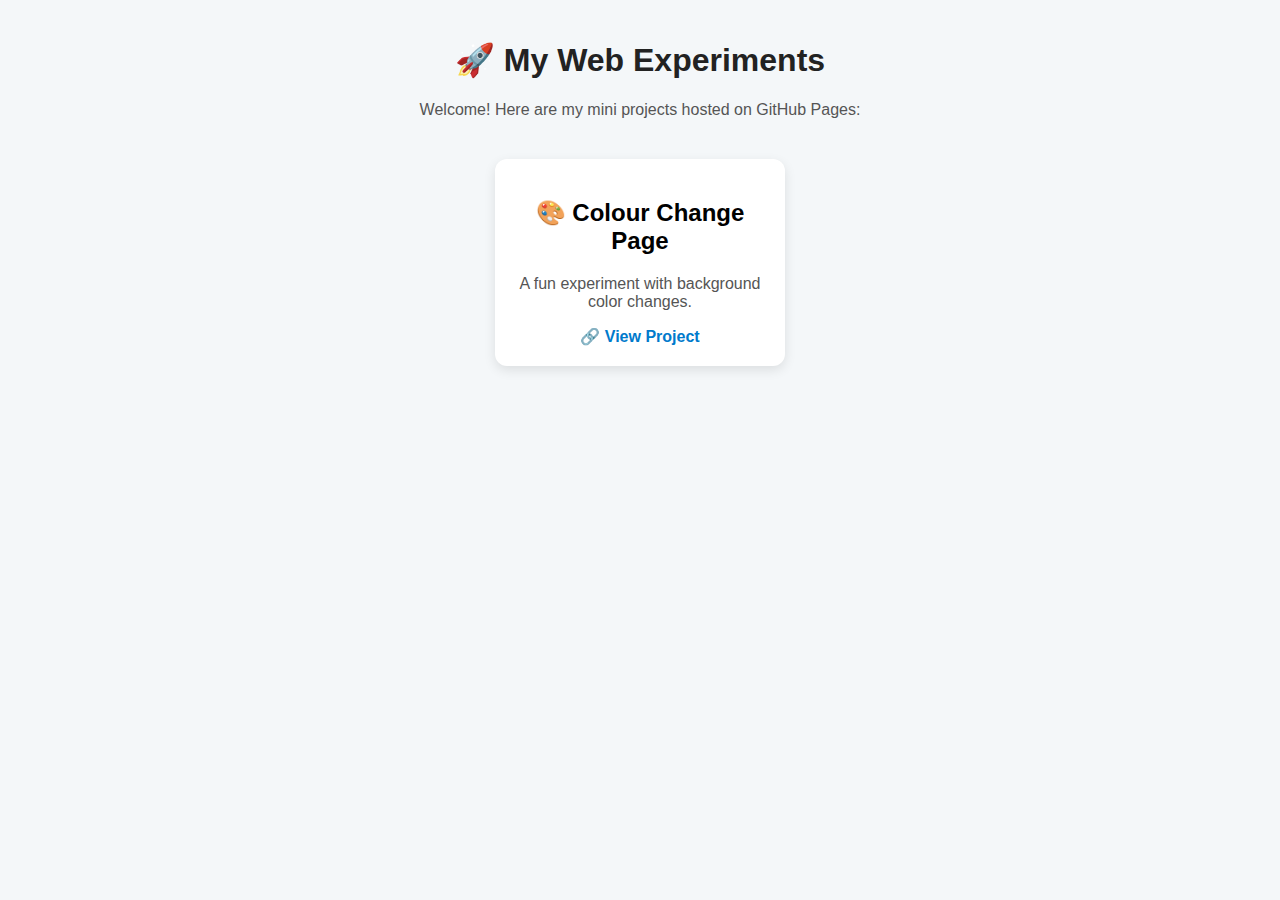
<file: index.html>
<!DOCTYPE html>
<html lang="en">
<head>
  <meta charset="UTF-8">
  <meta name="viewport" content="width=device-width, initial-scale=1.0">
  <title>My Web Experiments</title>
  <style>
    body {
      font-family: Arial, sans-serif;
      background: #f4f7f9;
      margin: 0;
      padding: 20px;
      text-align: center;
    }
    header {
      margin-bottom: 30px;
    }
    h1 {
      color: #222;
    }
    p {
      color: #555;
    }
    .projects {
      display: flex;
      flex-wrap: wrap;
      justify-content: center;
      margin-top: 20px;
    }
    .card {
      background: #fff;
      border-radius: 12px;
      padding: 20px;
      margin: 10px;
      box-shadow: 0 4px 12px rgba(0,0,0,0.1);
      width: 250px;
      transition: transform 0.2s;
    }
    .card:hover {
      transform: translateY(-5px);
    }
    a {
      text-decoration: none;
      color: #007acc;
      font-weight: bold;
    }
  </style>
</head>
<body>
  <header>
    <h1>🚀 My Web Experiments</h1>
    <p>Welcome! Here are my mini projects hosted on GitHub Pages:</p>
  </header>

  <div class="projects">
    <!-- Project 1 -->
    <div class="card">
      <h2>🎨 Colour Change Page</h2>
      <p>A fun experiment with background color changes.</p>
      <a href="colourchange/index.html" target="_blank">🔗 View Project</a>
    </div>

    <!-- Future projects -->
    <!--
    <div class="card">
      <h2>📦 Project 2</h2>
      <p>Short description...</p>
      <a href="project2/index.html" target="_blank">🔗 View Project</a>
    </div>
    -->
  </div>
</body>
</html>
</file>
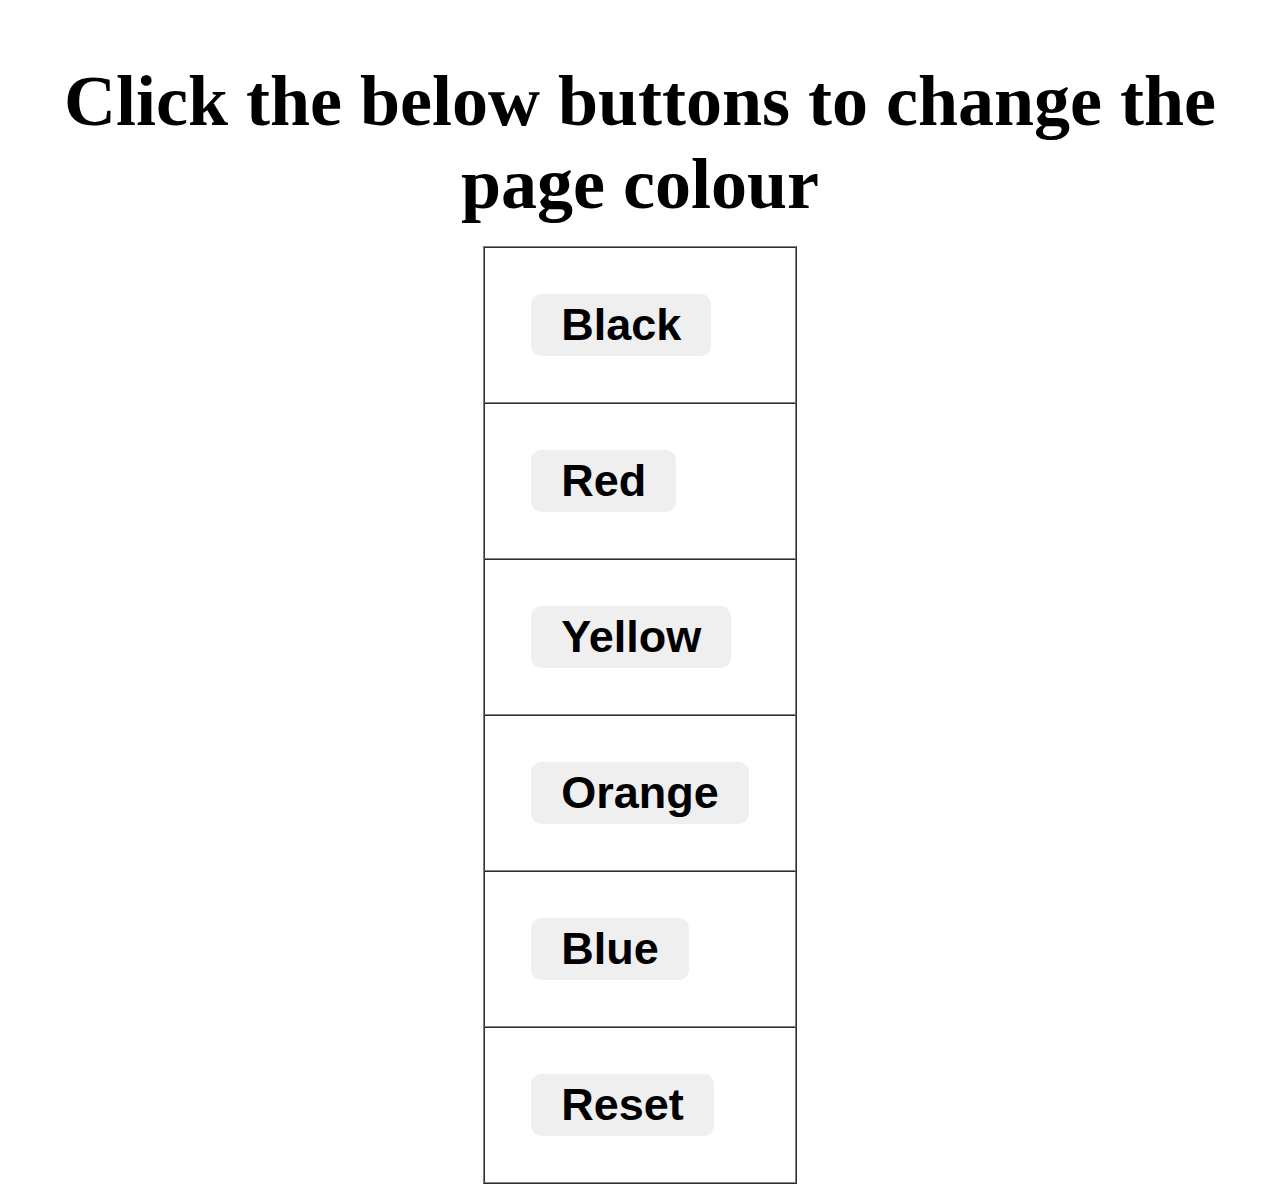
<file: Colourchangepage/index.html>
<!DOCTYPE html>
<html>
<head>
    <meta charset="UTF-8">
    <title>ColourChangePage</title>
    <link rel="stylesheet" href="colourchangestyle.css">
    <script src="script.js" defer></script>
</head>
<body>
    <center>
        <h2>Click the below buttons to change the page colour</h2>
        <table border="1" cellpadding="10" cellspacing="0">
            <tr>
                <td><button onclick="changeColor('black')">Black</button></td>
            </tr>
            <tr>
                <td><button onclick="changeColor('red')">Red</button></td>
            </tr>
            <tr>
                <td><button onclick="changeColor('yellow')">Yellow</button></td>
            </tr>
            <tr>
                <td><button onclick="changeColor('orange')">Orange</button></td>
            </tr>
            <tr>
                <td><button onclick="changeColor('blue')">Blue</button></td>
            </tr>
            <tr>
                <td><button onclick="resetColor()">Reset</button></td>
            </tr>
        </table>
    </center>
</body>
</html>
</file>
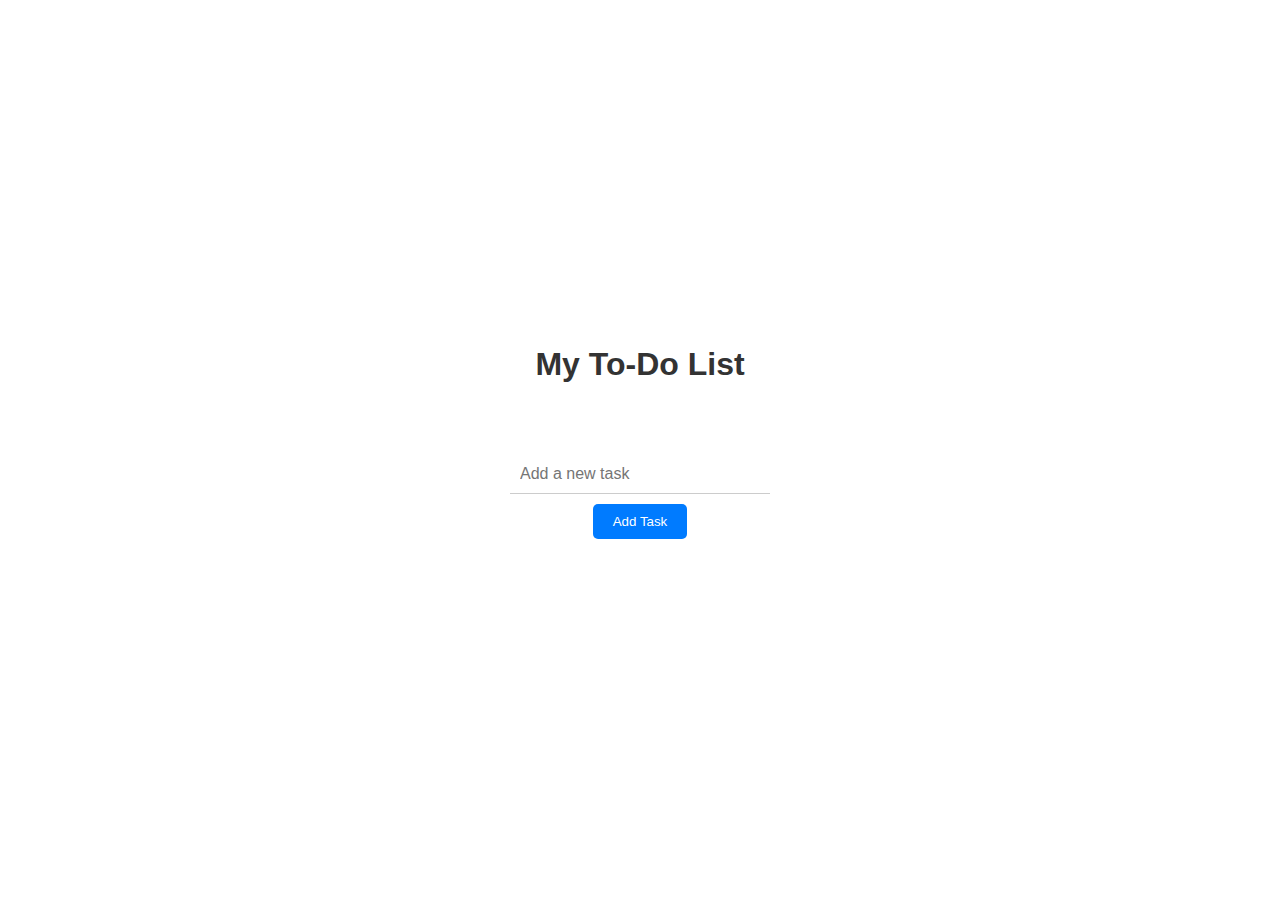
<file: to-do-list/index.html>
<!DOCTYPE html>
<html lang="en">
<head>
    <link rel="stylesheet" href="styles.css">
    <title>To-Do-List</title>
</head>
<body>
    <center>
    <div class="container">
        <div class="content">
            <h1>My To-Do List</h1>
            <input type="text" id="taskinput" placeholder="Add a new task">
            <button id="addbtn">Add Task</button>
            <ul id="tasklist"></ul>
        </div>
    </div>
</center>
    <script src="script.js"></script>
</body>
</html>
</file>
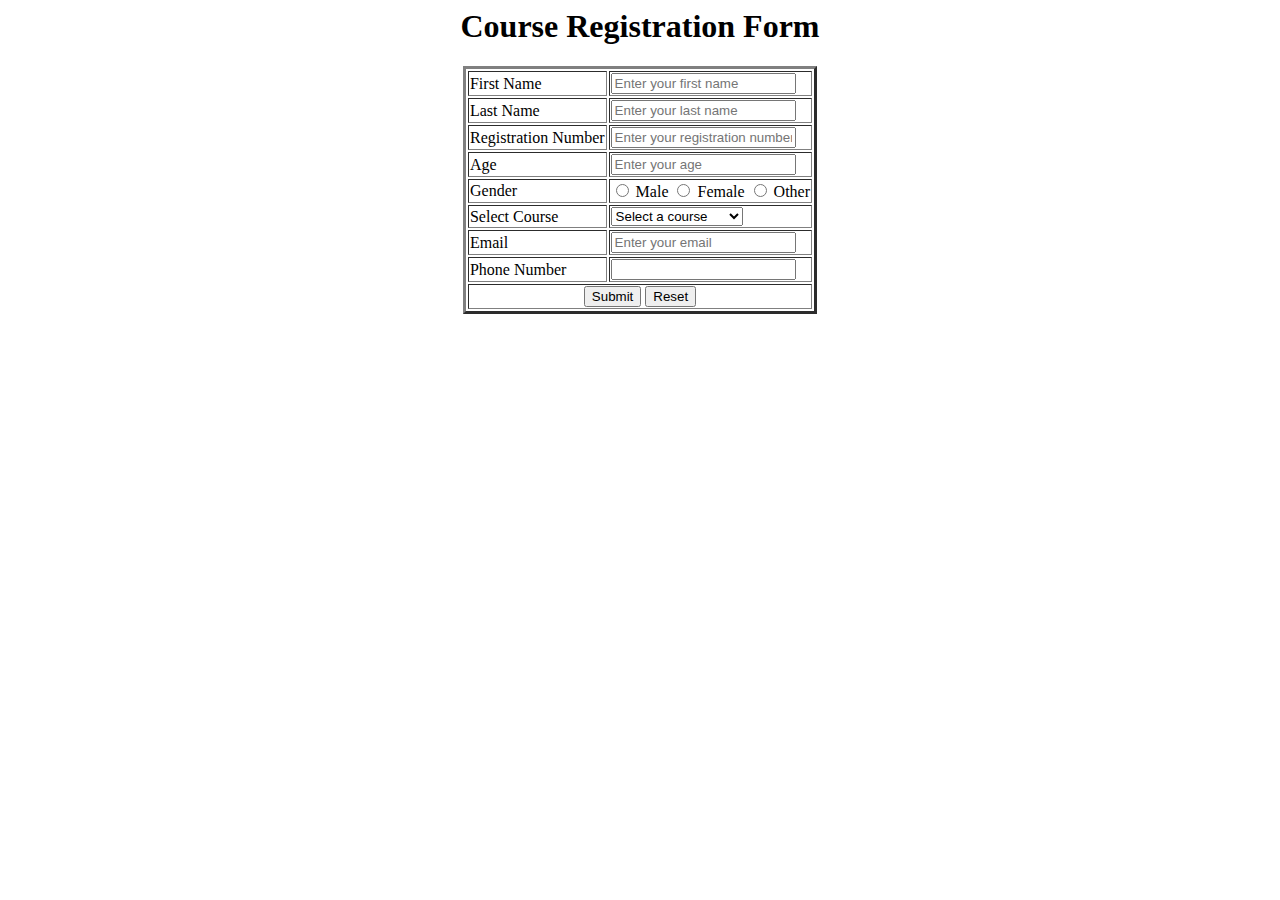
<file: webpages/index.html>
<html>
    <head>
        <title>
           Course Registration Page
        </title>
    </head>
    <body>
        <center>
            <h1>Course Registration Form</h1>
            <form>
                    <table border=3>
                        <tr>
                            <td>First Name </td>
                             <td> <input type="text" placeholder="Enter your first name"></td>
                        </tr>
                        <tr>
                            <td>
                                Last Name
                            </td>
                            <td><input type="text" placeholder="Enter your last name"></td>
                        </tr>
                        <tr>
                            <td>
                                Registration Number
                            </td>
                            <td> <input type="tel" placeholder="Enter your registration number">
                            </td>
                        </tr>
                        <tr>
                            <td>Age</td>
                            <td><input type="number" placeholder="Enter your age"></td>
                          </tr>
                          <tr>
                            <td>Gender</td>
                            <td>
                              <input type="radio" name="gender" value="Male"> Male
                              <input type="radio" name="gender" value="Female"> Female
                              <input type="radio" name="gender" value="Other"> Other
                            </td>
                          </tr>
                        <tr>
                            <td>Select Course</td>
                            <td>
                              <select name="course">
                                <option value="">Select a course</option>
                                <option value="C">C</option>
                                <option value="Python">Python</option>
                                <option value="Java">Java</option>
                                <option value="C++">C++</option>
                                <option value="Web Development">Web Development</option>
                                <option value="Data Structures">Data Structures</option>
                              </select>
                            </td>
                          </tr>
                          <tr>
                            <td>
                                Email
                            </td>
                            <td><input type="email" placeholder="Enter your email"></td>
                          </tr>
                          <tr>
                            <td>
                                Phone Number
                            </td>
                            <td>
                                <input type="tel" placceholder="Enter your phone number">
                            </td>
                          </tr>
                          <tr>
                            <td colspan="2" align="center">
                              <input type="submit" value="Submit">
                              <input type="reset" value="Reset">
                            </td>
                          </tr>
                </table>
            </form>
        </center>
    </body>
</html>
</file>
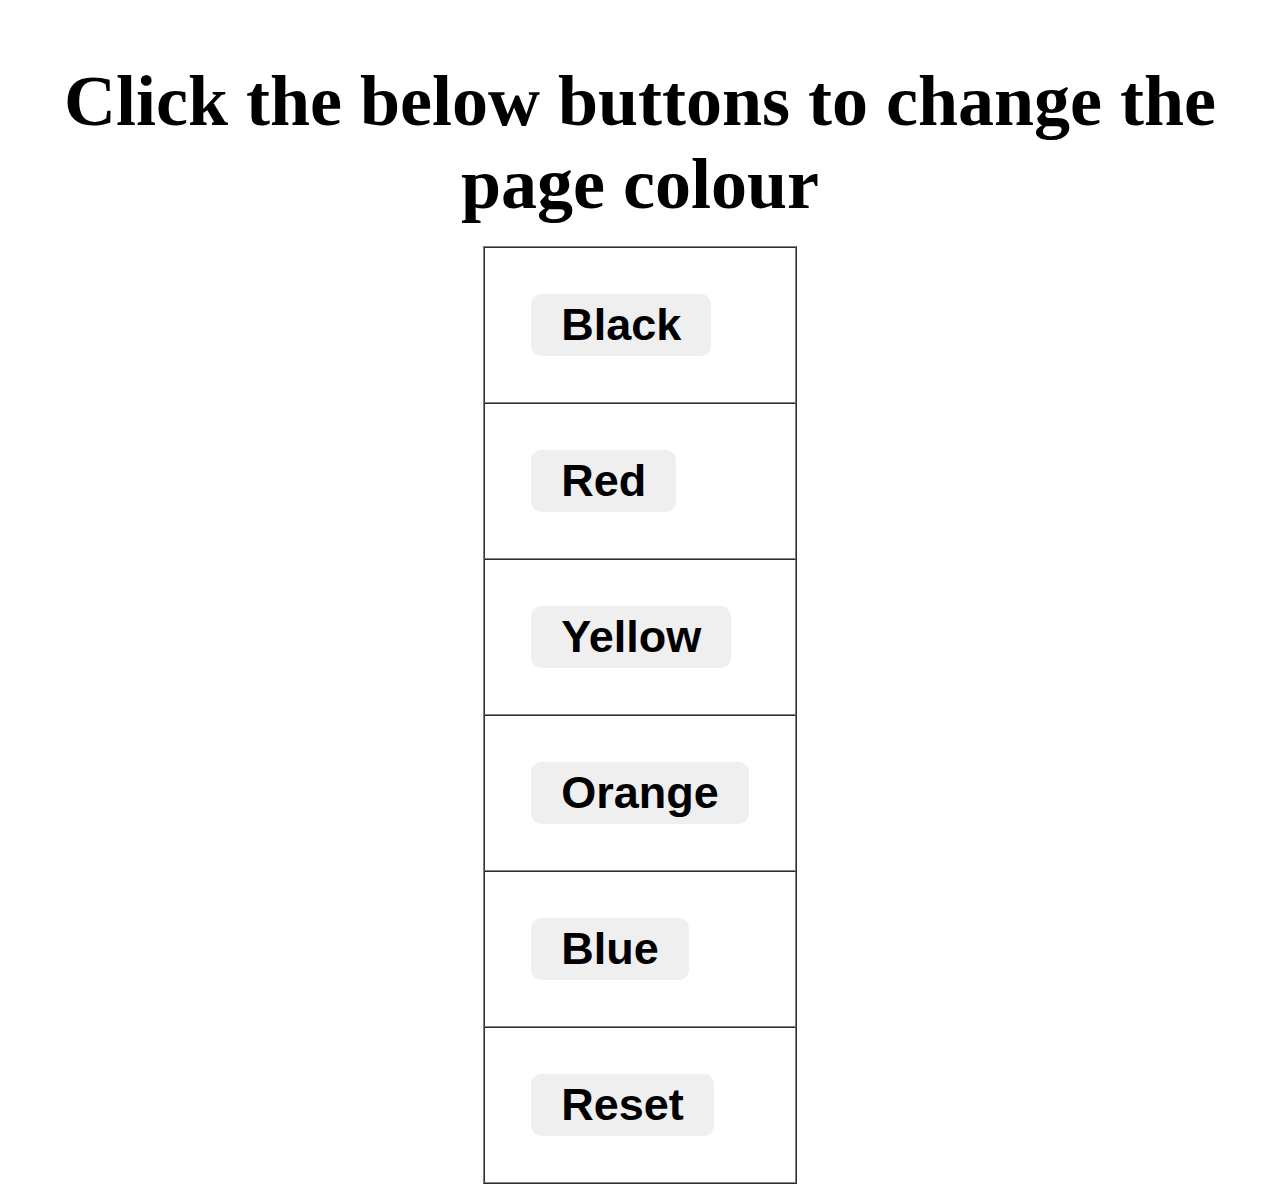
<file: colourchange.html>
<!DOCTYPE html>
<html>
<head>
    <meta charset="UTF-8">
    <title>ColourChangePage</title>
    <link rel="stylesheet" href="colourchangestyle.css">
    <script src="script.js" defer></script>
</head>
<body>
    <center>
        <h2>Click the below buttons to change the page colour</h2>
        <table border="1" cellpadding="10" cellspacing="0">
            <tr>
                <td><button onclick="changeColor('black')">Black</button></td>
            </tr>
            <tr>
                <td><button onclick="changeColor('red')">Red</button></td>
            </tr>
            <tr>
                <td><button onclick="changeColor('yellow')">Yellow</button></td>
            </tr>
            <tr>
                <td><button onclick="changeColor('orange')">Orange</button></td>
            </tr>
            <tr>
                <td><button onclick="changeColor('blue')">Blue</button></td>
            </tr>
            <tr>
                <td><button onclick="resetColor()">Reset</button></td>
            </tr>
        </table>
    </center>
</body>
</html>
</file>
<file: Colourchangepage/colourchangestyle.css>
body {
    background-color: white;
}
h2 {
    color: black;
    text-align: center;
    font-size: 8lvh;
    margin-bottom: 20px;
}
button {
    font-size: 5lvb;
    padding: 5px 30px;
    border-radius: 10px;
    margin: 4lvh;
    text-align: center;
    border: none;
    cursor: pointer;
    color: black;          
    font-weight: bold;
}
button:hover {
    border-radius: 12px;
    background-color:whie;
    color: black;             
    padding: 8px 30px;
}
</file>
<file: to-do-list/styles.css>
body {
    margin: 0;
    padding: 0;
    height: 100vh;
    font-family: 'Montserrat', sans-serif;
    background-image: url('https://static.vecteezy.com/system/resources/previews/013/247/522/non_2x/doodle-checklist-set-to-do-task-list-vector.jpg');
    background-size: cover;
    background-repeat: no-repeat;
    background-position: center;
  }

.container {
    display: flex;
    justify-content: center;
    align-items: center;
    height: 100vh;
}

.content {
    background-color: white;
    min-height: 250px;
    width: 300px;
    padding: 20px;
    border-radius: 10px;
}

h1 {
    text-align: center;
    color: #333;
}

input[type = "text"] {
    font-size: medium;
    margin-top: 50px;
    margin-bottom: 10px;
    width: 80%;
    padding: 10px;
    border: none;
    border-bottom: 1px solid #ccc;
    outline: none;
}

button {
    padding: 10px 20px;
    background-color: #007bff;
    border: none;
    border-radius: 5px;
    color: white;
    font-weight: 500;
    cursor: pointer;
}

ul {
    list-style-type: none;
    padding: 0;
}


li {
    margin: 10px 0;
    padding: 10px;
    border: 1px solid #ccc;
    border-radius: 5px;
    display: flex;
    justify-content: space-between;
    align-items: center;
}

.delete-btn {
    background-color: #dc3545;
    color: white;
    border: none;
    border-radius: 3px;
    padding: 5px 10px;
    cursor: pointer;
}
</file>
<file: colourchangestyle.css>
body {
    background-color: white;
}
h2 {
    color: black;
    text-align: center;
    font-size: 8lvh;
    margin-bottom: 20px;
}
button {
    font-size: 5lvb;
    padding: 5px 30px;
    border-radius: 10px;
    margin: 4lvh;
    text-align: center;
    border: none;
    cursor: pointer;
    color: black;          
    font-weight: bold;
}
button:hover {
    border-radius: 12px;
    background-color:whie;
    color: black;             
    padding: 8px 30px;
}
</file>
